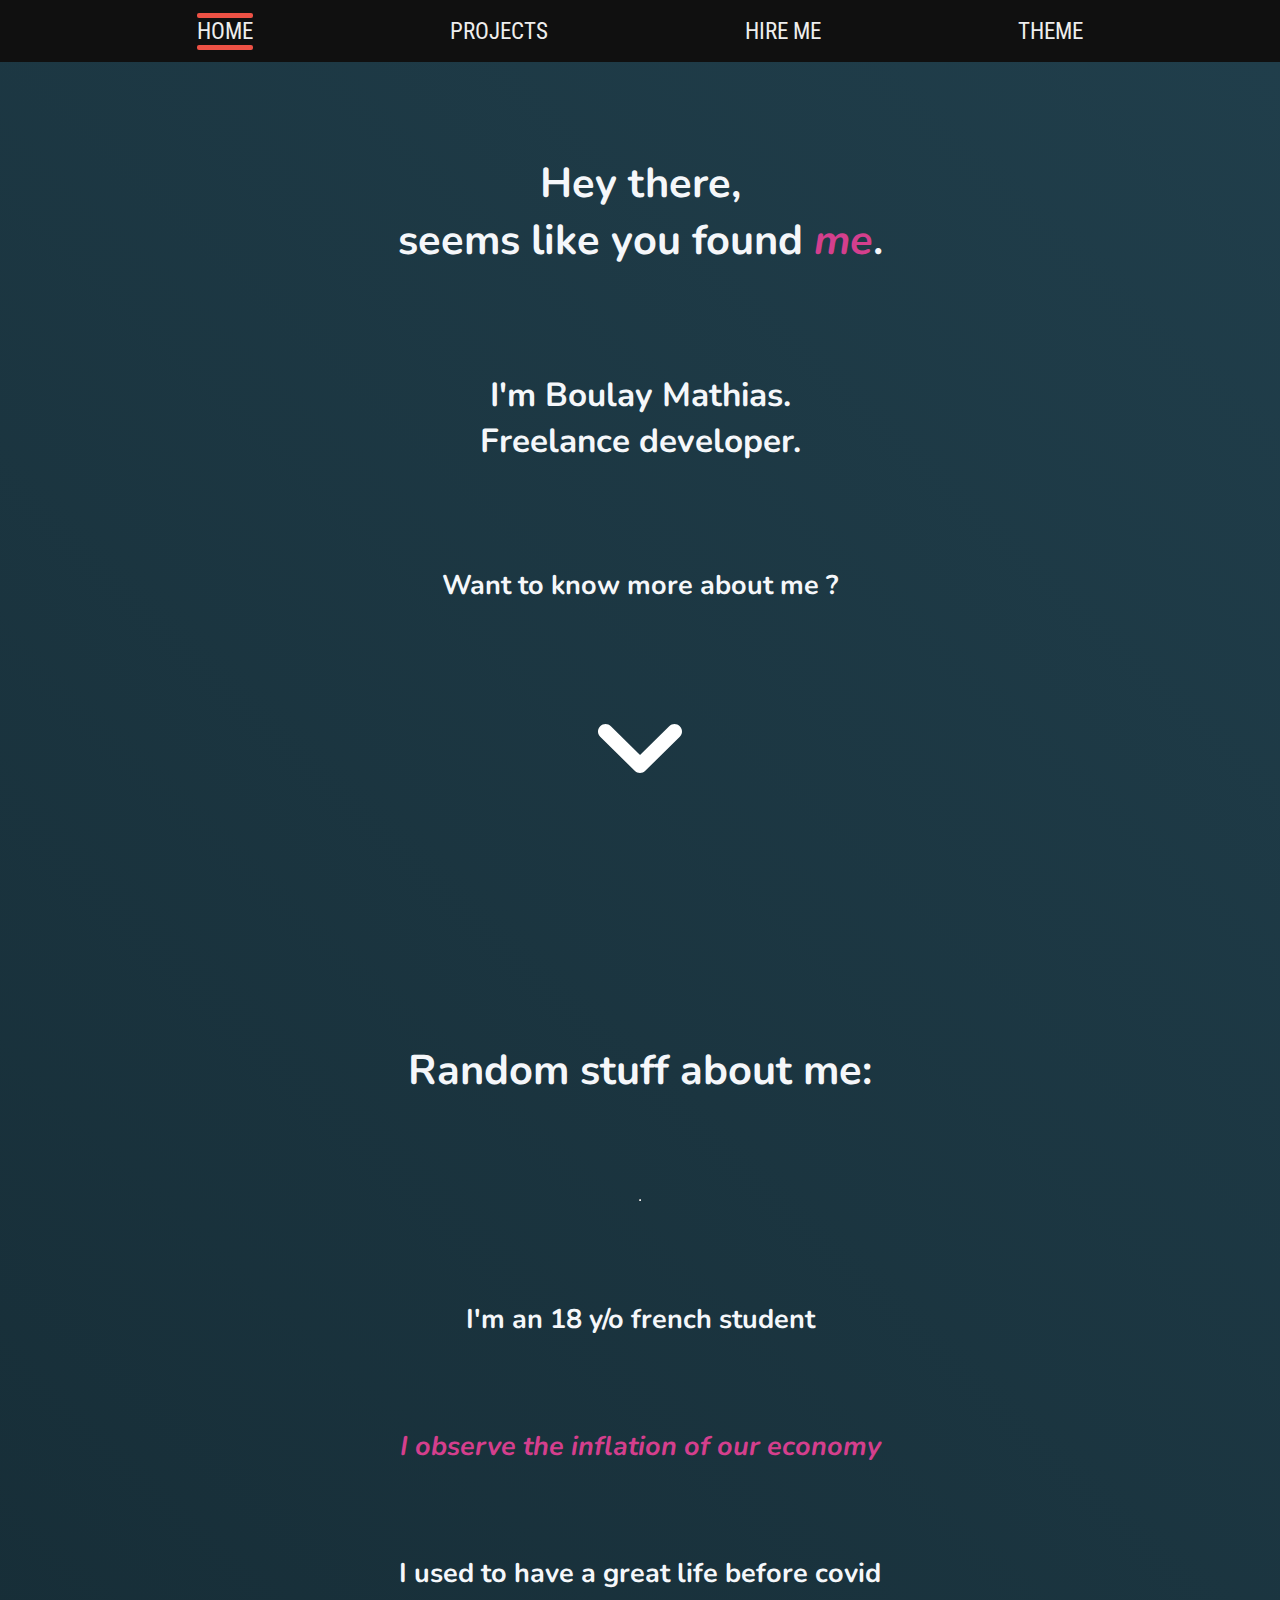
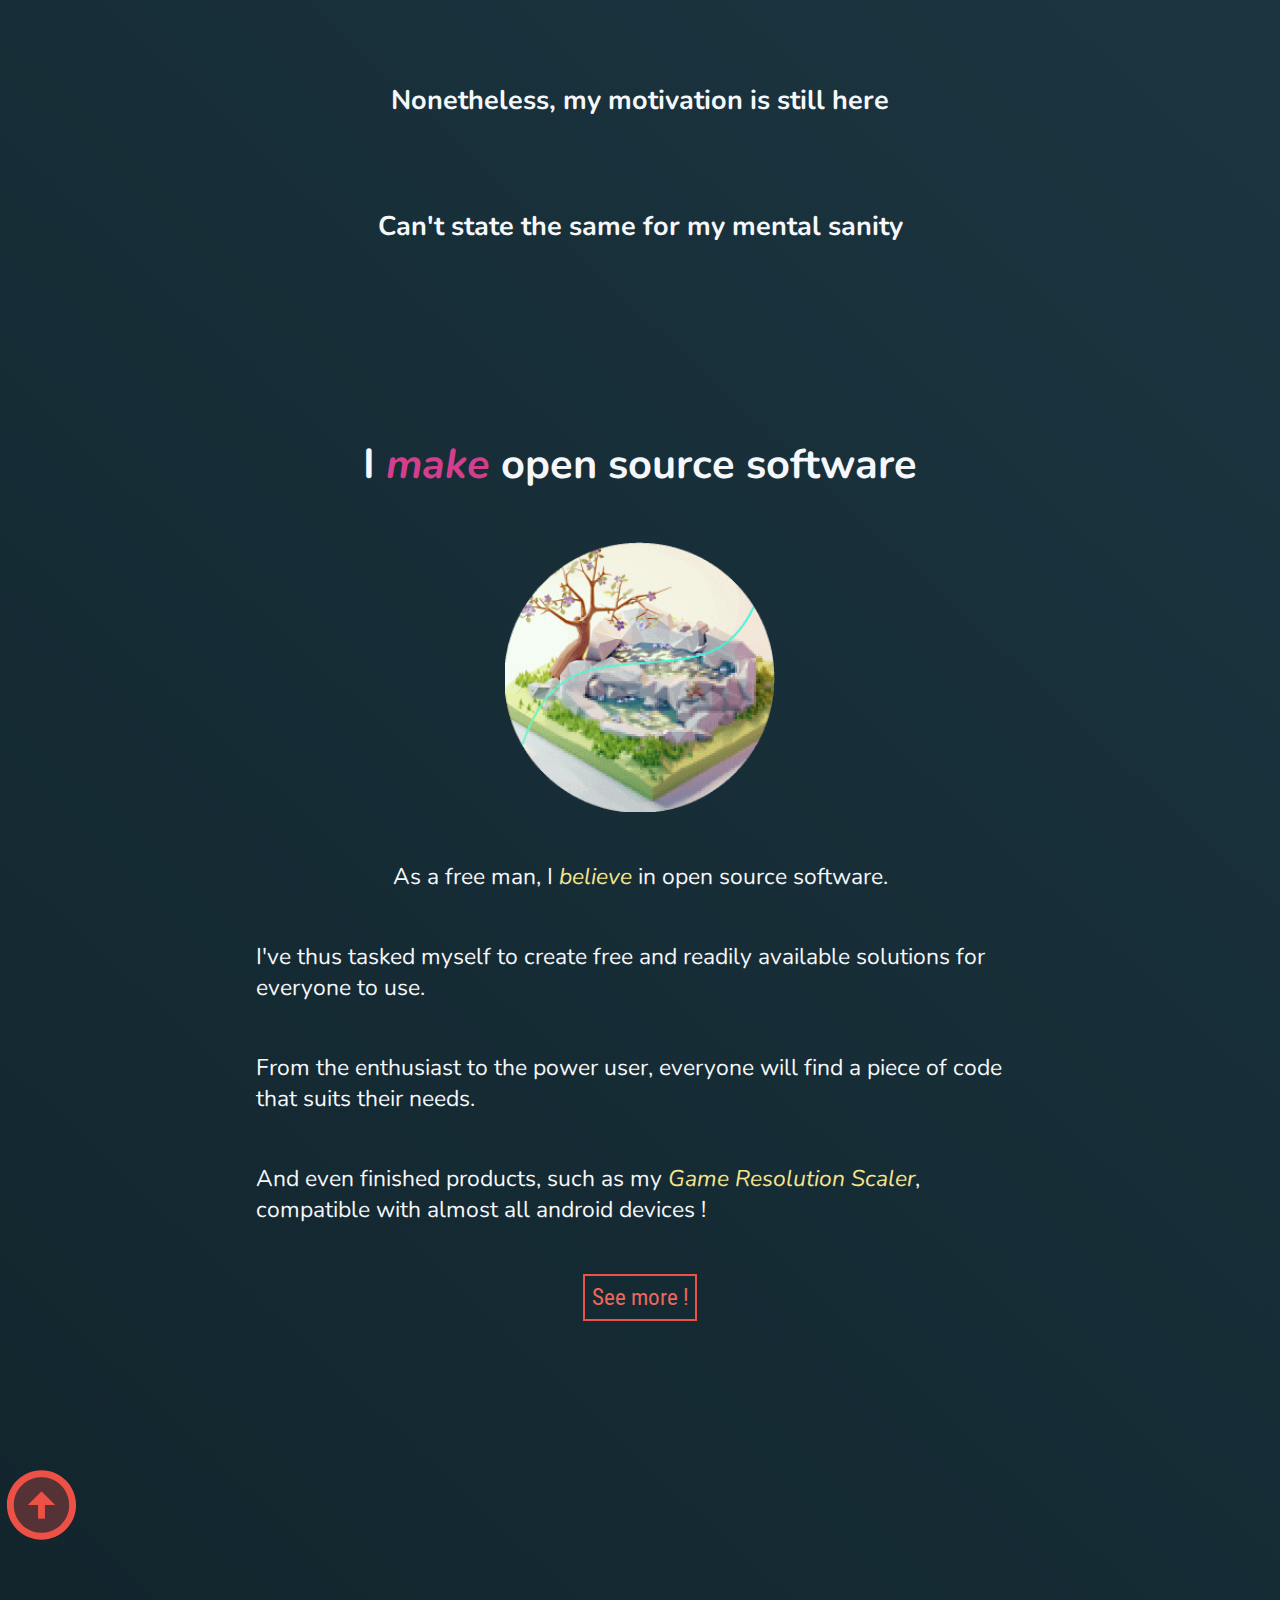
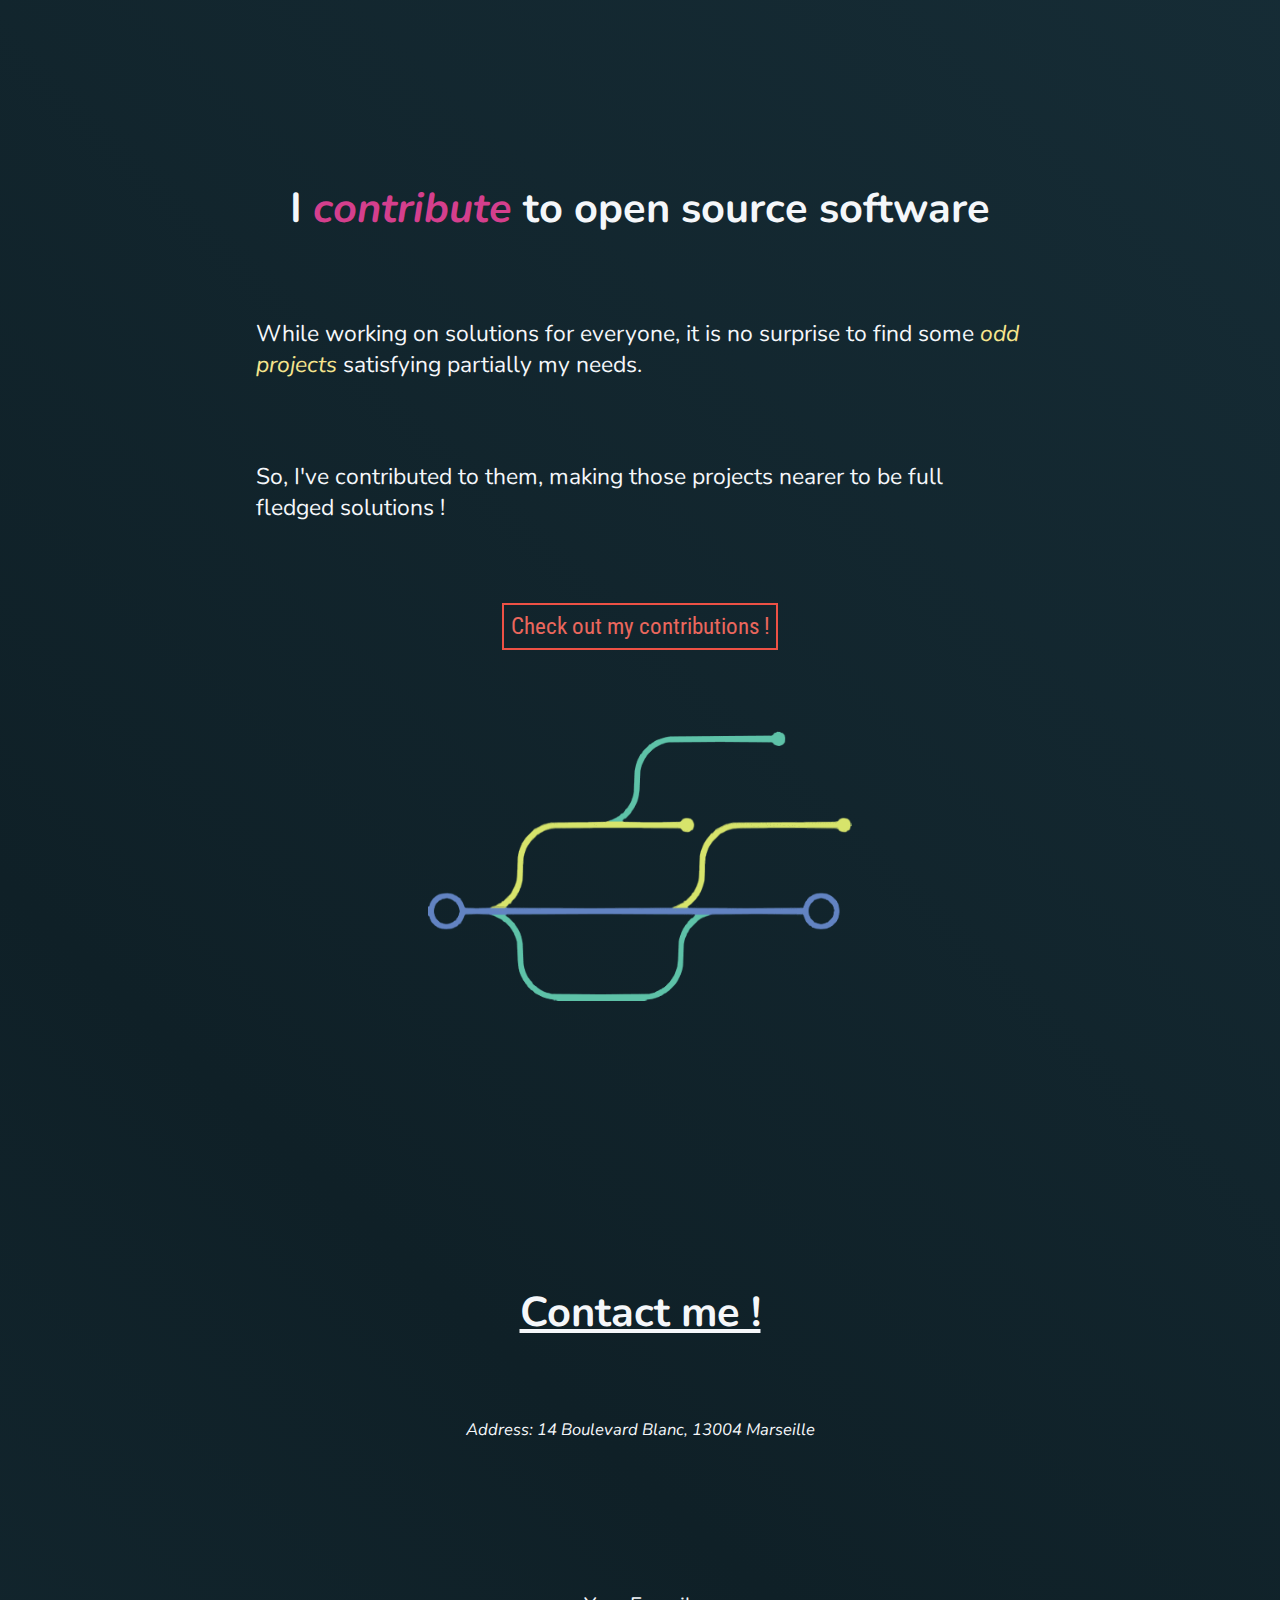
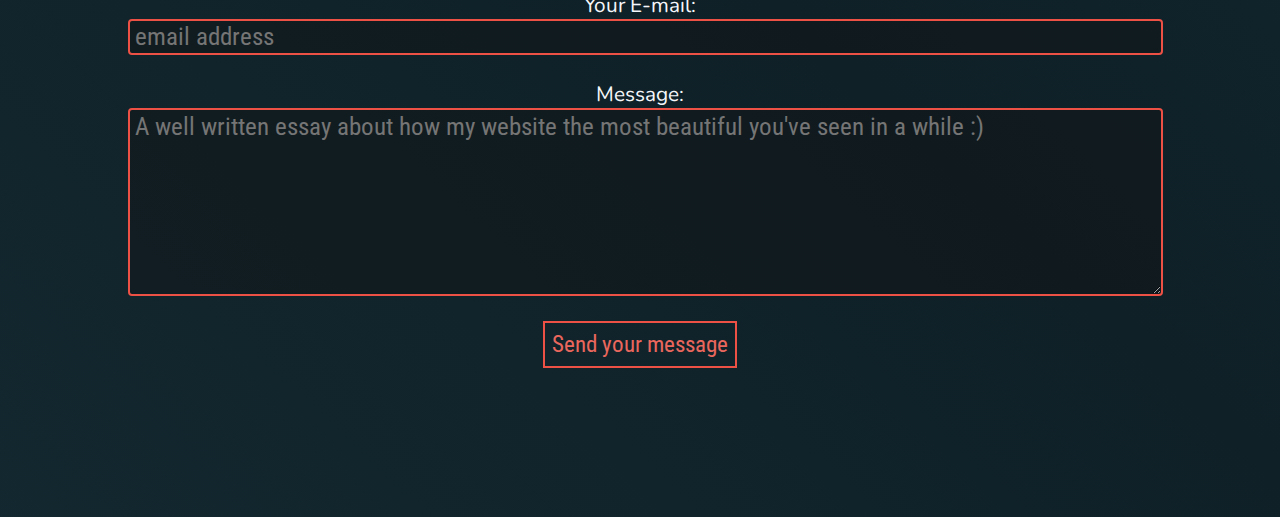
<file: index.html>
<!DOCTYPE html><html lang="en"><head><title>SerpentSpirale - Freelance Developer</title><link rel="icon" type="image/png" href="assets/textures/favicons/favicon16x16.png" sizes="16x16" /><link rel="icon" type="image/png" href="assets/textures/favicons/favicon32x32.png" sizes="32x32" /><link rel="icon" type="image/png" href="assets/textures/favicons/favicon48x48.png" sizes="48x48" /><link rel="preconnect" href="https://fonts.gstatic.com"><link href="https://fonts.googleapis.com/css2?family=Nunito:wght@400&family=Roboto+Condensed:wght@700&display=swap" rel="preload" as="style"><link href="https://fonts.googleapis.com/css2?family=Nunito:wght@400&family=Roboto+Condensed:wght@700&display=swap" rel="stylesheet"><link id="stylesheet_link" rel="stylesheet" type="text/css" href="assets/css/css.css"> <script src="assets/js/style_manager.js" defer></script> <meta charset="UTF-8"><meta name="description" content="Quick overview of who am I and what I can do. Feel free to explore through my creations !"><meta name="keywords" content="Portfolio, Developer, open-source"><meta name="author" content="SerpentSpirale"><meta name="viewport" content="width=device-width, initial-scale=1, minimum-scale=1"></head><body> <header> <nav><ul><li><a class="active_page" href="index.html" >Home</a></li><li><a href="./assets/html/projects.html">Projects</a></li><li><a href="./assets/html/hiring.html">Hire me</a></li><li><a onclick="swapStylesheet()" id="switch_theme">Theme</a></li></ul> </nav> </header><main> <section id="intro"><h2>Hey there,<br>seems like you found <span>me</span>.</h2><h4>I'm Boulay Mathias.<br>Freelance developer.</h4><h6>Want to know more about me ?</h6> <a href="#post_intro" id="intro_down_button"><img class="down_button" src="assets/textures/svg/arrow_down.svg" alt="Arrow pointing downwards "/></a> </section><section id="post_intro"><h2>Random stuff about me:</h2><hr><h6>I'm an 18 y/o french student</h6><h6><span>I observe the inflation of our economy</span></h6><h6>I used to have a great life before covid</h6><h6>Nonetheless, my motivation is still here</h6><h6>Can't state the same for my mental sanity</h6></section><section><h2>I <span>make</span> open source software</h2><img src="assets/textures/img/GRS_LOGO.png" alt="Logo of my latest creation"/><p>As a free man, I <span>believe</span> in open source software.</p><p>I've thus tasked myself to create free and readily available solutions for everyone to use.</p><p>From the enthusiast to the power user, everyone will find a piece of code that suits their needs.</p><p>And even finished products, such as my <span>Game Resolution Scaler</span>, compatible with almost all android devices !</p> <a class="button" rel="noopener" target="_blank" href="https://github.com/serpentspirale?tab=repositories">See more !</a> </section> <a href="#intro"><img id="back_button" src="assets/textures/svg/arrow_up.svg" alt="back button"></a><section><h2>I <span>contribute</span> to open source software</h2><p>While working on solutions for everyone, it is no surprise to find some <span>odd projects</span> satisfying partially my needs.</p><p>So, I've contributed to them, making those projects nearer to be full fledged solutions !</p><a class="button" rel="noopener" target="_blank" href="https://github.com/pulls?q=is%3Apr+author%3Aserpentspirale+archived%3Afalse+is%3Aclosed">Check out my contributions !</a><img class="hue-shifter" src="assets/textures/img/open_source_contributor.png" alt="Git branches merging"/> </section><section><h2><a href="mailto:serpentspirale@gmail.com?subject=About+your+portfolio+website...">Contact me !</a></h2> <i>Address: 14 Boulevard Blanc, 13004 Marseille</i><form action="https://getform.io/f/c5ab248f-fc6b-4fcf-8e4b-c671afeb1216" method="POST"><ul><li> <label for="mail">Your E-mail:</label> <input type="email" id="mail" name="user_mail" placeholder="email address"/></li><li> <label for="msg">Message:</label><textarea id="msg" name="user_message" placeholder="A well written essay about how my website the most beautiful you've seen in a while :)"></textarea></li><li> <button type="submit">Send your message</button></li></ul></form> </section></main></body></html>
</file>
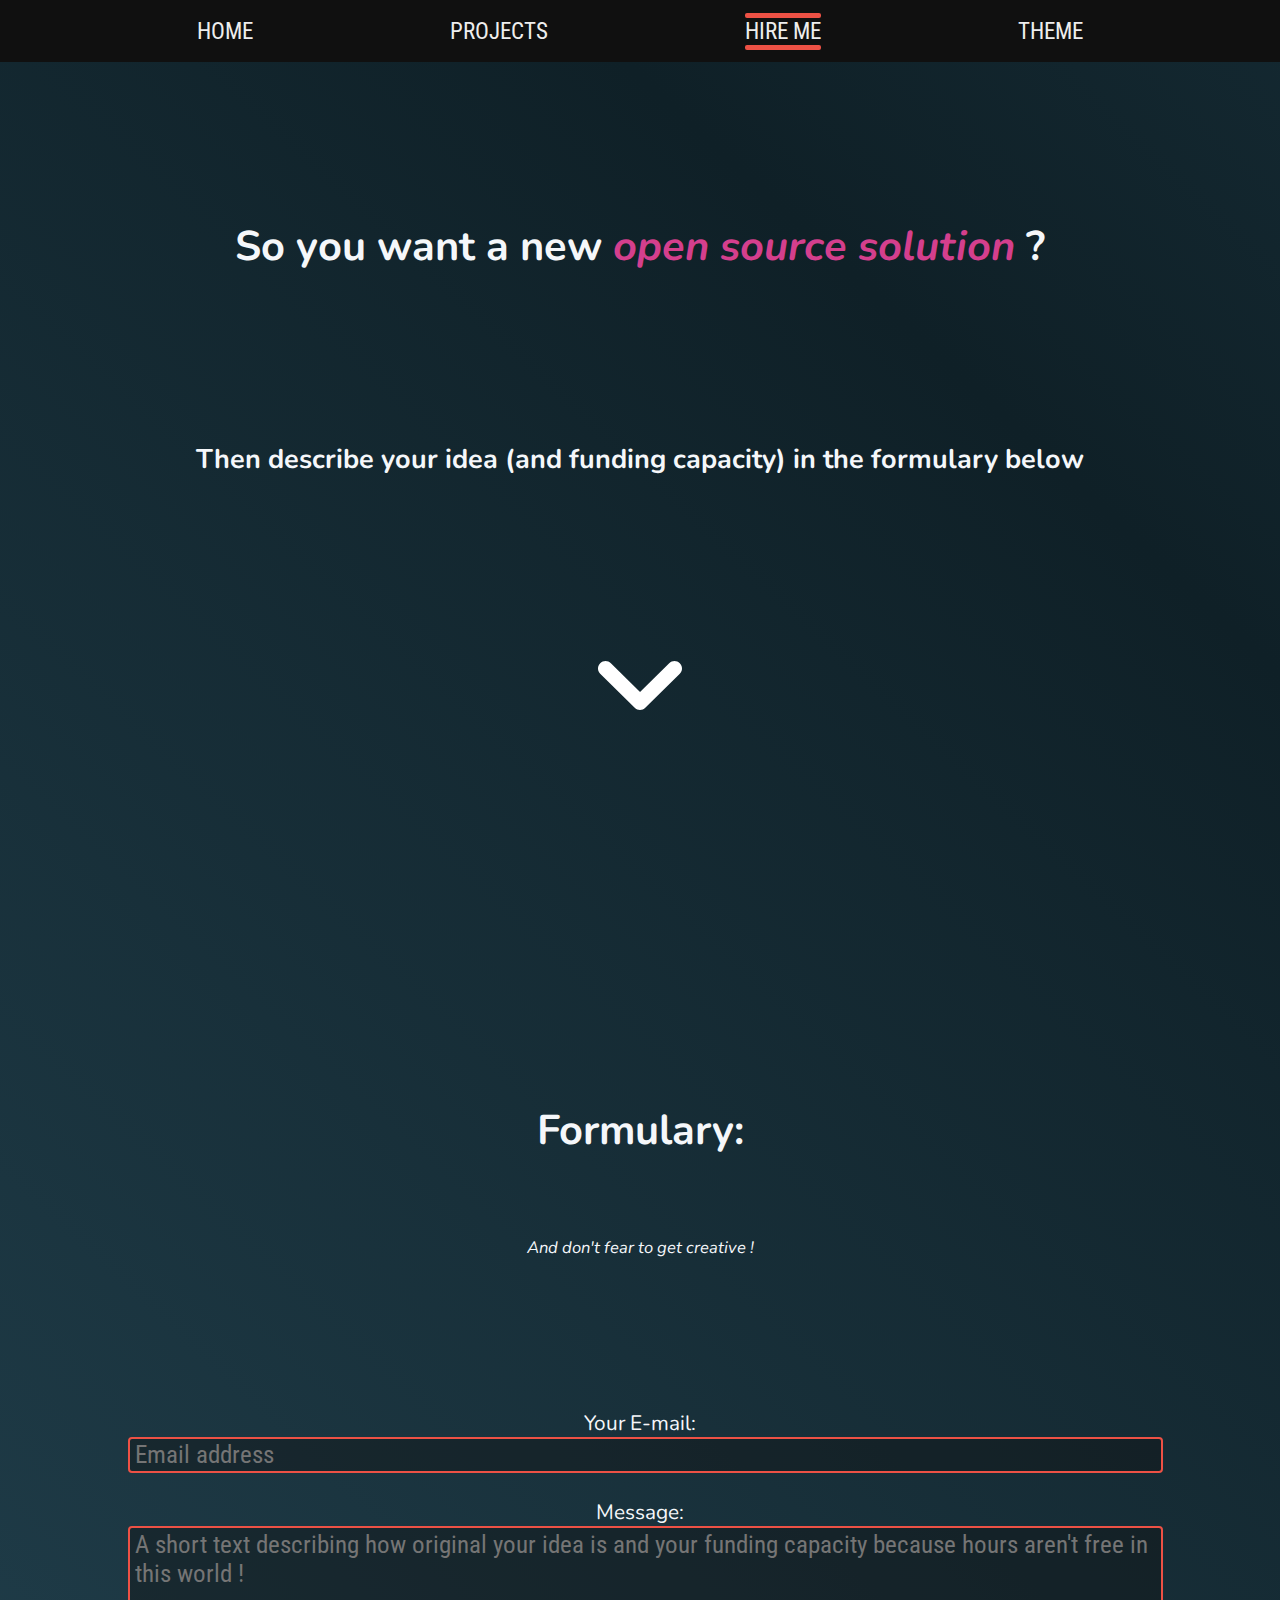
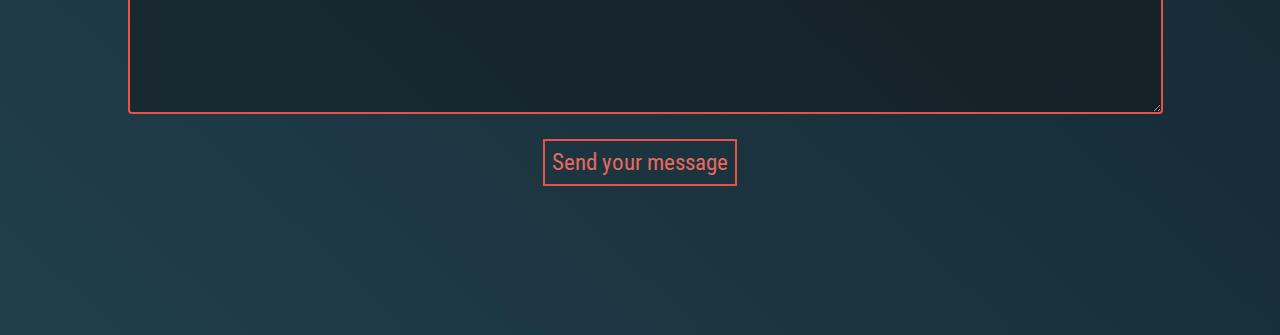
<file: assets/html/hiring.html>
<!DOCTYPE html><html lang="en"><head><title>SerpentSpirale - Freelance Developer</title><link rel="icon" type="image/png" href="../textures/favicons/favicon16x16.png" sizes="16x16" /><link rel="icon" type="image/png" href="../textures/favicons/favicon32x32.png" sizes="32x32" /><link rel="icon" type="image/png" href="../textures/favicons/favicon48x48.png" sizes="48x48" /><link rel="preconnect" href="https://fonts.gstatic.com"><link href="https://fonts.googleapis.com/css2?family=Nunito:wght@400&family=Roboto+Condensed:wght@700&display=swap" rel="preload" as="style"><link href="https://fonts.googleapis.com/css2?family=Nunito:wght@400&family=Roboto+Condensed:wght@700&display=swap" rel="stylesheet"><link id="stylesheet_link" rel="stylesheet" type="text/css" href="../css/css.css"> <script src="../js/style_manager.js" defer></script> <meta charset="UTF-8"><meta name="description" content="Convinced I am the developer you need ? Then feel free to contact me !"><meta name="keywords" content="Portfolio, Developer, Hiring, open-source"><meta name="author" content="SerpentSpirale"><meta name="viewport" content="width=device-width, initial-scale=1, minimum-scale=1"></head><body> <header> <nav><ul><li><a href="../../index.html">Home</a></li><li><a href="projects.html">Projects</a></li><li><a class="active_page" href="hiring.html">Hire me</a></li><li><a onclick="swapStylesheet()" id="switch_theme">Theme</a></li></ul> </nav> </header> <main> <section id="intro"><h2>So you want a new <span>open source solution</span> ?</h2><h6>Then describe your idea (and funding capacity) in the formulary below</h6><a href="#post_intro" id="intro_down_button"><img class="down_button" src="../textures/svg/arrow_down.svg" alt="Arrow pointing downwards "/></a></section><section id="post_intro"><h2>Formulary:</h2> <i>And don't fear to get creative !</i><form action="https://getform.io/f/c5ab248f-fc6b-4fcf-8e4b-c671afeb1216" method="POST"><ul><li> <label for="mail">Your E-mail:</label> <input type="email" id="mail" name="user_mail" placeholder="Email address"/></li><li> <label for="msg">Message:</label><textarea id="msg" name="user_message" placeholder="A short text describing how original your idea is and your funding capacity because hours aren't free in this world !"></textarea></li><li> <button type="submit">Send your message</button></li></ul></form> </section> </main></body></html>
</file>
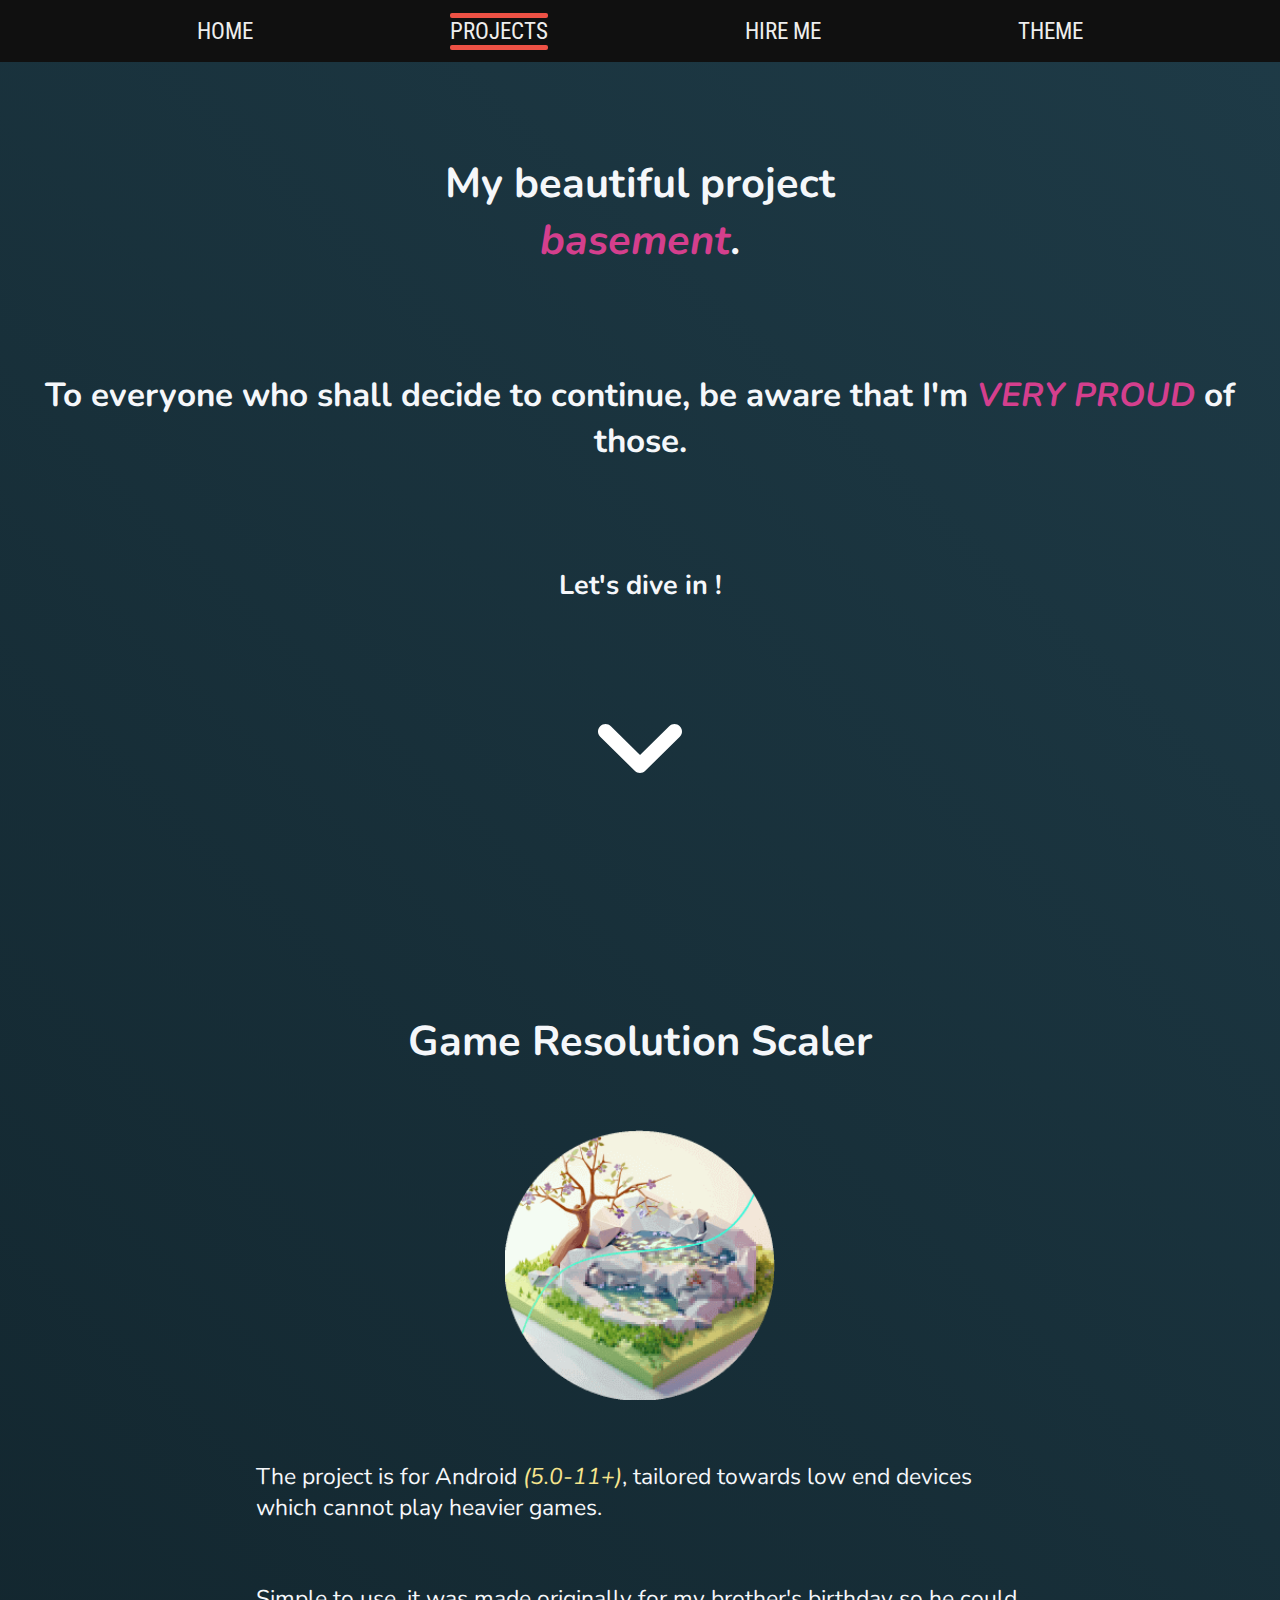
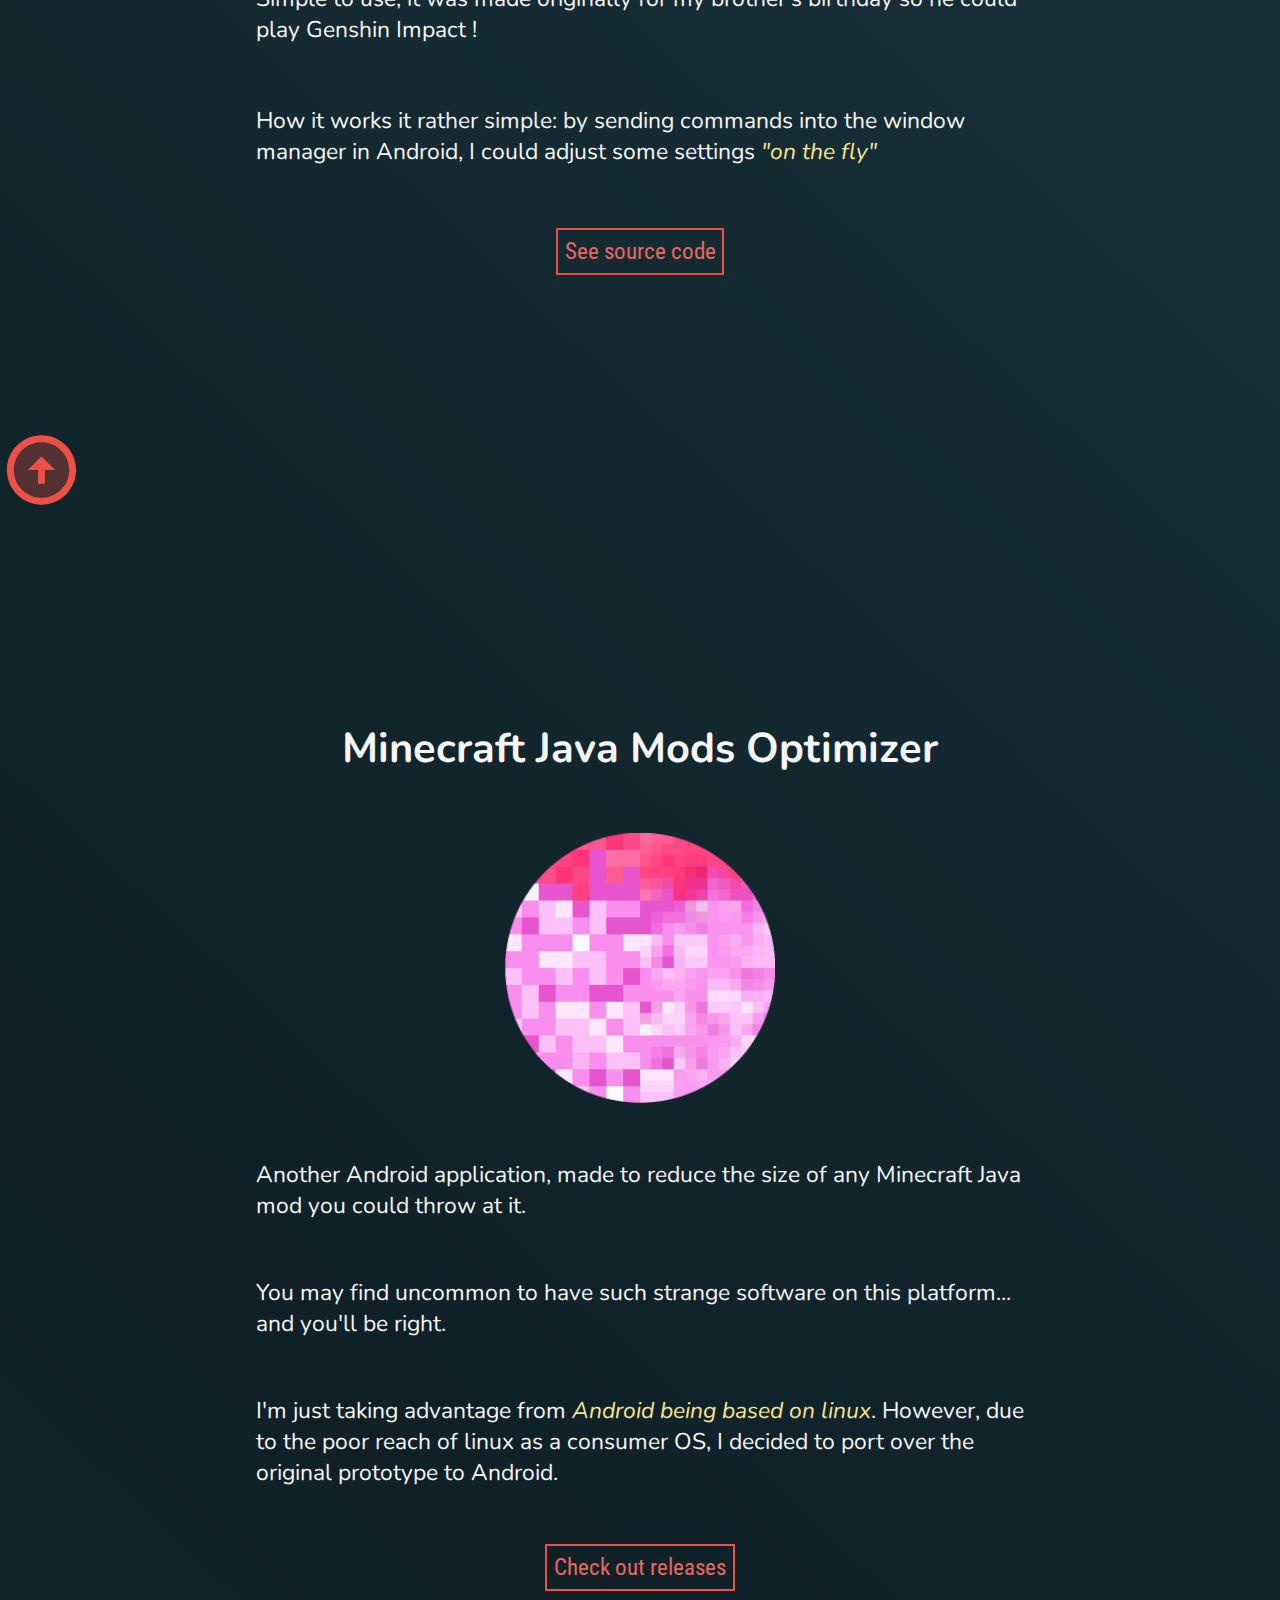
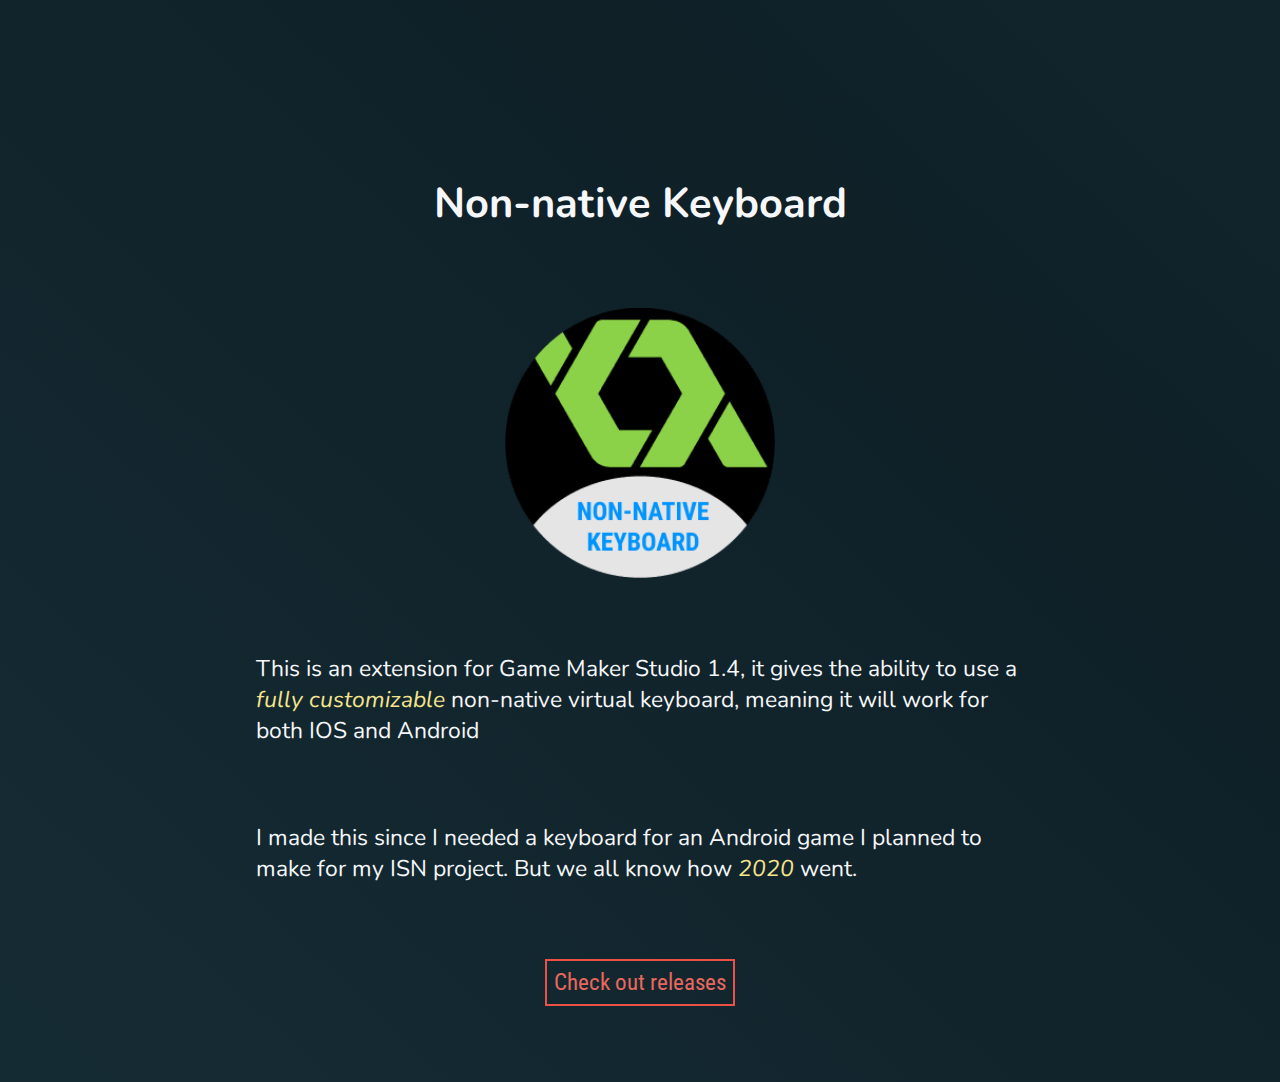
<file: assets/html/projects.html>
<!DOCTYPE html><html lang="en"><head><title>SerpentSpirale - Freelance Developer</title><link rel="icon" type="image/png" href="../textures/favicons/favicon16x16.png" sizes="16x16" /><link rel="icon" type="image/png" href="../textures/favicons/favicon32x32.png" sizes="32x32" /><link rel="icon" type="image/png" href="../textures/favicons/favicon48x48.png" sizes="48x48" /><link rel="preconnect" href="https://fonts.gstatic.com"><link href="https://fonts.googleapis.com/css2?family=Nunito:wght@400&family=Roboto+Condensed:wght@700&display=swap" rel="preload" as="style"><link href="https://fonts.googleapis.com/css2?family=Nunito:wght@400&family=Roboto+Condensed:wght@700&display=swap" rel="stylesheet"><link id="stylesheet_link" rel="stylesheet" type="text/css" href="../css/css.css"> <script src="../js/style_manager.js" defer></script> <meta charset="UTF-8"><meta name="description" content="Check out my favorite creations, made mainly over the last two years !"><meta name="keywords" content="Portfolio, Developer, Projects, open-source"><meta name="author" content="SerpentSpirale"><meta name="viewport" content="width=device-width, initial-scale=1, minimum-scale=1"></head><body> <header> <nav><ul><li><a href="../../index.html">Home</a></li><li><a class="active_page" href="projects.html">Projects</a></li><li><a href="hiring.html">Hire me</a></li><li><a onclick="swapStylesheet()" id="switch_theme">Theme</a></li></ul> </nav> </header><main> <section id="intro"><h2>My beautiful project<br><span>basement</span>.</h2><h4>To everyone who shall decide to continue, be aware that I'm <span>VERY PROUD</span> of those.</h4><h6>Let's dive in !</h6> <a href="#post_intro" id="intro_down_button"><img class="down_button" src="../textures/svg/arrow_down.svg" alt="Arrow pointing downwards "/></a> </section><section id="post_intro"><h2>Game Resolution Scaler</h2> <img src="../textures/img/GRS_LOGO.png" alt="project screenshot"/><p>The project is for Android <span>(5.0-11+)</span>, tailored towards low end devices which cannot play heavier games.</p><p>Simple to use, it was made originally for my brother's birthday so he could play Genshin Impact !</p><p>How it works it rather simple: by sending commands into the window manager in Android, I could adjust some settings <span>"on the fly"</span></p> <a class="button" rel="noopener" target="_blank" href="https://github.com/serpentspirale/Android-Game-Booster">See source code</a> </section> <a href="#intro"><img id="back_button" src="../textures/svg/arrow_up.svg" alt="back button"></a><section><h2>Minecraft Java Mods Optimizer</h2> <img src="../textures/img/JMO_LOGO.png" alt="project screenshot"/><p>Another Android application, made to reduce the size of any Minecraft Java mod you could throw at it.</p><p>You may find uncommon to have such strange software on this platform... and you'll be right.</p><p>I'm just taking advantage from <span>Android being based on linux</span>. However, due to the poor reach of linux as a consumer OS, I decided to port over the original prototype to Android.</p> <a class="button" rel="noopener" target="_blank" href="https://github.com/serpentspirale/Java-Mods-Optimizer/releases" >Check out releases</a> </section><section><h2>Non-native Keyboard</h2><img src="../textures/img/NON_NATIVE_KEYBOARD_GMS_LOGO.png" alt="project screenshot"/><p>This is an extension for Game Maker Studio 1.4, it gives the ability to use a <span>fully customizable</span> non-native virtual keyboard, meaning it will work for both IOS and Android</p><p>I made this since I needed a keyboard for an Android game I planned to make for my ISN project. But we all know how <span>2020</span> went.</p> <a class="button" rel="noopener" target="_blank" href="https://github.com/serpentspirale/GameMaker-Android-Keyboard/releases">Check out releases</a> </section> </main></body></html>
</file>
<file: assets/css/css.css>
html{background:#0f2027;background:linear-gradient(43deg,#0f2027 0,#2c5364 33%,#0f2027 66%,#2c5364 100%);background-size:400% 400%;animation:gradient_slide 60s linear infinite alternate;font-family:Nunito,sans-serif;font-size:1.3em;font-variant-ligatures:none;color:#f5f7fa;scroll-behavior:smooth;overflow-x:hidden}body{margin:0;padding:0}header{z-index:999;background-color:#101010;color:transparent;font-family:'Roboto Condensed',sans-serif;position:fixed;top:0;left:0;width:100vw;height:3em}nav ul{width:100vw;height:3em;margin:0;padding:0;list-style:none;display:flex;justify-content:space-evenly;align-items:center}nav a{text-transform:uppercase;text-decoration:none;font-size:1.1em;font-weight:400;font-variant-ligatures:none;color:#eee;background-color:transparent;transition:all ease-in-out .1s}nav a:hover{font-size:1.3em}.active_page::after,.active_page::before,nav a::after,nav a::before{content:'';display:block;height:5px;border-radius:2px;background-color:#ed5145;color:transparent;position:relative;top:0;left:50%;width:0;transition:all ease-in-out .2s}.active_page::after,nav a::after{bottom:0}.active_page::after,.active_page::before,nav a:hover::after,nav a:hover::before{left:0;width:100%}section{display:flex;flex-direction:column;justify-content:space-evenly;align-items:center;width:100vw;height:115vh}#intro{height:100vh}h2{padding-top:2vh;padding-left:2vh;padding-right:2vh;margin-bottom:0;text-align:center;font-size:200%}h4{margin:0;padding:0;text-align:center;font-size:160%}h6{margin:0;padding:0 2vw;font-size:130%;text-align:center}h2 span,h4 span,h6 span{color:#d43f8d;background-color:transparent;font-style:italic;animation:color-shifter linear 5s alternate infinite}@media (orientation:landscape){p{padding-left:20vw;padding-right:20vw;padding-bottom:0;font-size:1.1em}img{height:30vh}}@media (orientation:portrait){p{padding-left:5vw;padding-right:4vw;padding-bottom:3vh}img{height:25vh}}p{margin:0}p span{background-color:transparent;color:#f6e58d;font-style:italic}img{width:auto}a{background-color:transparent;color:#f5f7fa}i{font-size:.8em;margin-top:-8vh}.hue-shifter{animation:hue-shift 90s ease-in-out infinite}.down_button{width:auto;height:4em;animation:levitate cubic-bezier(.455,.030,.515,.955) 1.3s alternate infinite}.button,button{background-color:transparent;text-decoration:none;color:#ea675d;font-family:'Roboto Condensed',sans-serif;font-size:1.1em;border-style:solid;border-color:#ed5145;border-width:.1em;padding:.35em .3em;transition:all ease-in-out .2s}.button:active,.button:focus,.button:hover,button:active,button:focus,button:hover{background-color:#ed5145;color:#f5f7fa}#back_button{z-index:998;position:sticky;top:80vh;right:.5em;width:4em}form ul{list-style-type:none;width:100vw;margin:0;padding:0;text-align:center}input[type=email],textarea{display:block;width:80vw;padding-left:.2em;margin-bottom:1em;margin-left:10vw;border:.1em solid #ed5145;border-radius:4px;background-color:rgba(18,18,18,.4);color:#f5f7fa;font-family:"Roboto Condensed",sans-serif;font-size:1.2em}input[type=email]{height:1.2em}textarea{height:20vh}@keyframes color-shifter{0%,100%,15%,28%,43%,57%,71%,86%{background-color:transparent}0%{color:#c471f5}15%{color:#fa71cd}28%{color:#fbc8d4}43%{color:#9795f0}57%{color:#3f51b1}71%{color:#a86aa4}86%{color:#cc6b8e}100%{color:#f18271}}@keyframes gradient_slide{0%{background-position:100% 0}100%{background-position:15% 100%}}@keyframes hue-shift{0%{filter:hue-rotate(0)}100%{filter:hue-rotate(359deg)}}@keyframes levitate{0%{margin-top:-1em;margin-bottom:1em}40%{margin-top:1em;margin-bottom:-1em}100%{margin-top:1em;margin-bottom:-1em}}
</file>
